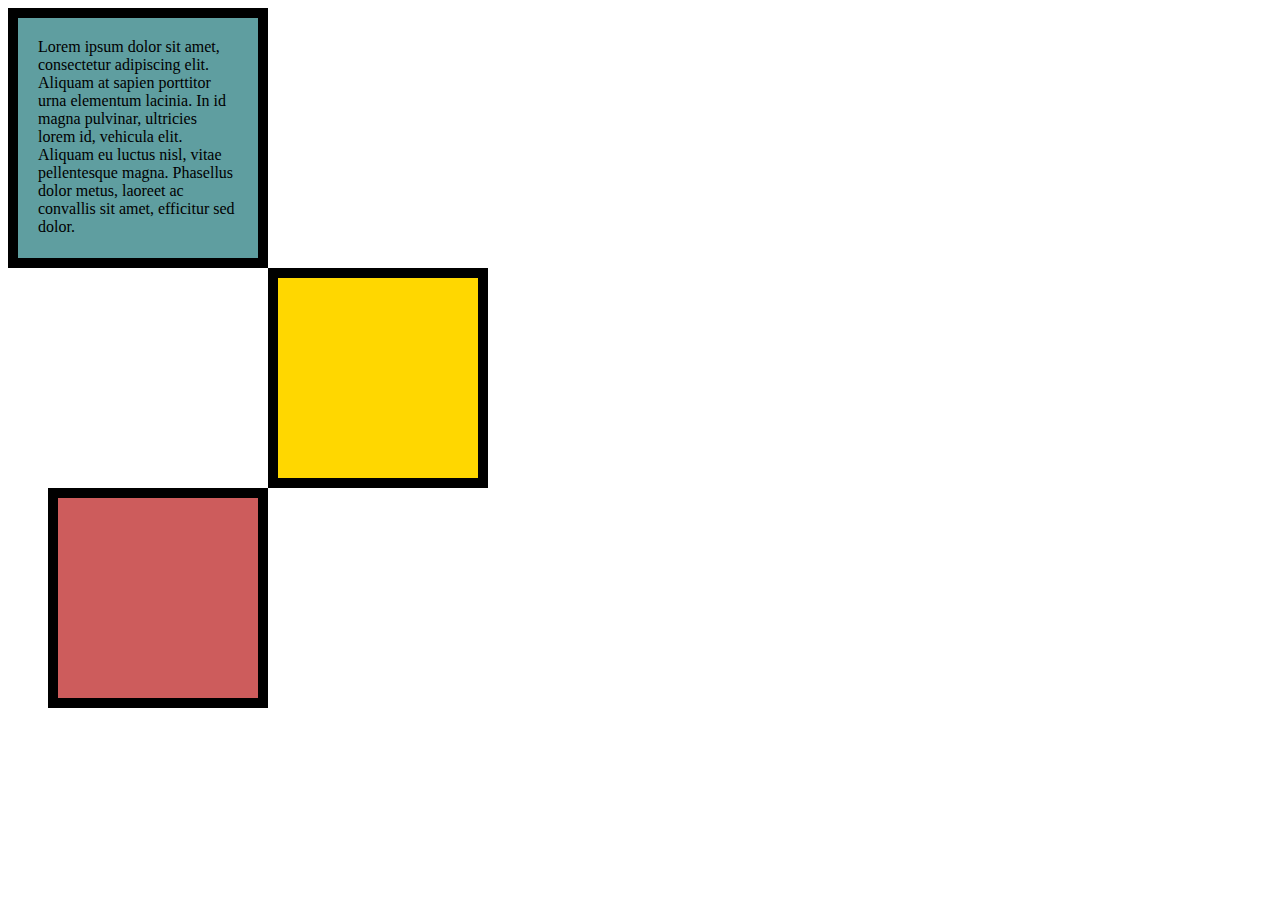
<file: Boxes.html>
<!DOCTYPE html>
<html lang="en">

<head>
  <meta charset="UTF-8">
  <title>CSS Box Model</title>
  <style>
    /* Write your CSS code here */
    p {
      margin: 0;
    }
    div {
      height: 200px;
      width: 200px;
    }

    #box1 {
      background-color: cadetblue;
      padding: 20px;
      border: 10px solid black;
    }
    #box2 {
      background-color: gold;
      border: 20px solid black;
      border-width: 10px;
      margin-left: 260px;
    }
    #box3 {
      background-color: indianred;
      border: 10px solid black;
      margin-left: 40px;
    }


  </style>
</head>

<body>


  <!-- TODOs:
1. Create 3 Boxes using the div element.
2. Set their sizes to 200px heigh by 200px wide.
3. Set different background colors for each of the boxes (I used cadetblue, gold and indianred).
4. Add a paragraph <p> element into the first div and add the following words:
    Lorem ipsum dolor sit amet, consectetur adipiscing elit. Aliquam at sapien porttitor urna elementum lacinia. In
    id magna pulvinar, ultricies lorem id, vehicula elit. Aliquam eu luctus nisl, vitae pellentesque magna. Phasellus
    dolor metus, laoreet ac convallis sit amet, efficitur sed dolor.
5. Set the 1st div to have 20px padding all around with a black 10px border.
6. Fix the style of the <p> element to remove all margins.
Hint: Use the CSS inspector in Chrome.
7. Set the 2nd div to have a 20px border on top and bottom and 10px border left and right. (See goal image)
8. Set the 3rd div to have a 10px border
9. Set the margins for the divs so that each box corner touches the other. (See the goal image)
-->
<div id="box1"><p>Lorem ipsum dolor sit amet, consectetur adipiscing elit. Aliquam at sapien porttitor urna elementum lacinia. In id magna pulvinar, ultricies lorem id, vehicula elit. Aliquam eu luctus nisl, vitae pellentesque magna. Phasellus dolor metus, laoreet ac convallis sit amet, efficitur sed dolor.</p></div>
<div id="box2"></div>
<div id="box3"></div>
</body>

</html>
</file>
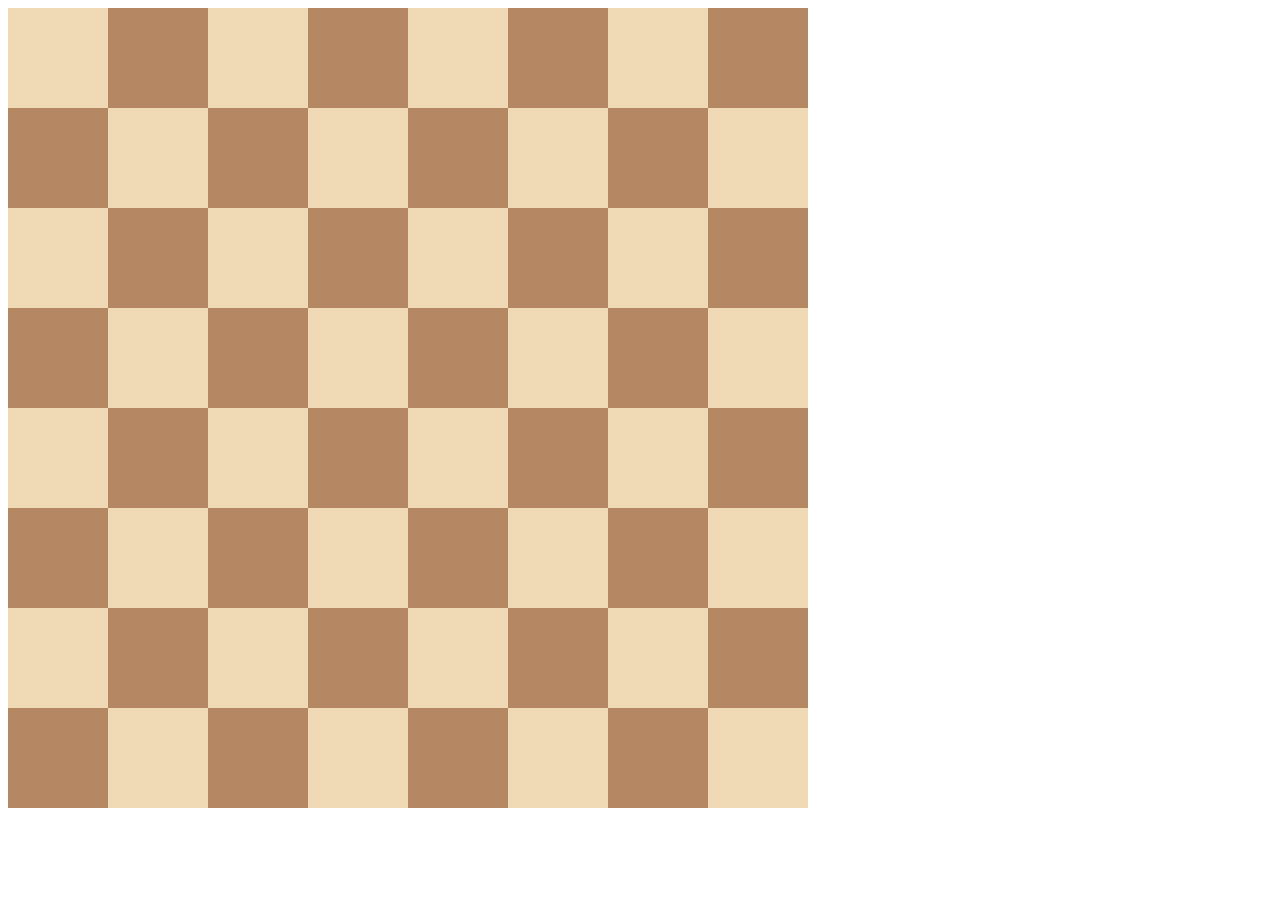
<file: chessBoard.html>
<!DOCTYPE html>
<html>

<head>
  <title>Chessboard</title>
  <style>
    /* Write your code here */
    /* Each square should be 100px by 100px */
    /* My colours for white: #f0d9b5, black: #b58863 */
    .container {
      width: 800px;
      display: grid;
      grid-template-columns: repeat(8, 1fr);
      grid-template-rows: repeat(8, 1fr);
    }

    .white {
      height: 100px;
      width: 100px;
      background-color: #f0d9b5;
    }
    .black {
      height: 100px;
      width: 100px;
      background-color:  #b58863;
    }
  </style>
</head>

<body>
  <div class="container">
    <div class="white"></div>
    <div class="black"></div>
    <div class="white"></div>
    <div class="black"></div>
    <div class="white"></div>
    <div class="black"></div>
    <div class="white"></div>
    <div class="black"></div>
    <div class="black"></div>
    <div class="white"></div>
    <div class="black"></div>
    <div class="white"></div>
    <div class="black"></div>
    <div class="white"></div>
    <div class="black"></div>
    <div class="white"></div>
    <div class="white"></div>
    <div class="black"></div>
    <div class="white"></div>
    <div class="black"></div>
    <div class="white"></div>
    <div class="black"></div>
    <div class="white"></div>
    <div class="black"></div>
    <div class="black"></div>
    <div class="white"></div>
    <div class="black"></div>
    <div class="white"></div>
    <div class="black"></div>
    <div class="white"></div>
    <div class="black"></div>
    <div class="white"></div>
    <div class="white"></div>
    <div class="black"></div>
    <div class="white"></div>
    <div class="black"></div>
    <div class="white"></div>
    <div class="black"></div>
    <div class="white"></div>
    <div class="black"></div>
    <div class="black"></div>
    <div class="white"></div>
    <div class="black"></div>
    <div class="white"></div>
    <div class="black"></div>
    <div class="white"></div>
    <div class="black"></div>
    <div class="white"></div>
    <div class="white"></div>
    <div class="black"></div>
    <div class="white"></div>
    <div class="black"></div>
    <div class="white"></div>
    <div class="black"></div>
    <div class="white"></div>
    <div class="black"></div>
    <div class="black"></div>
    <div class="white"></div>
    <div class="black"></div>
    <div class="white"></div>
    <div class="black"></div>
    <div class="white"></div>
    <div class="black"></div>
    <div class="white"></div>
  </div>
</body>

</html>
</file>
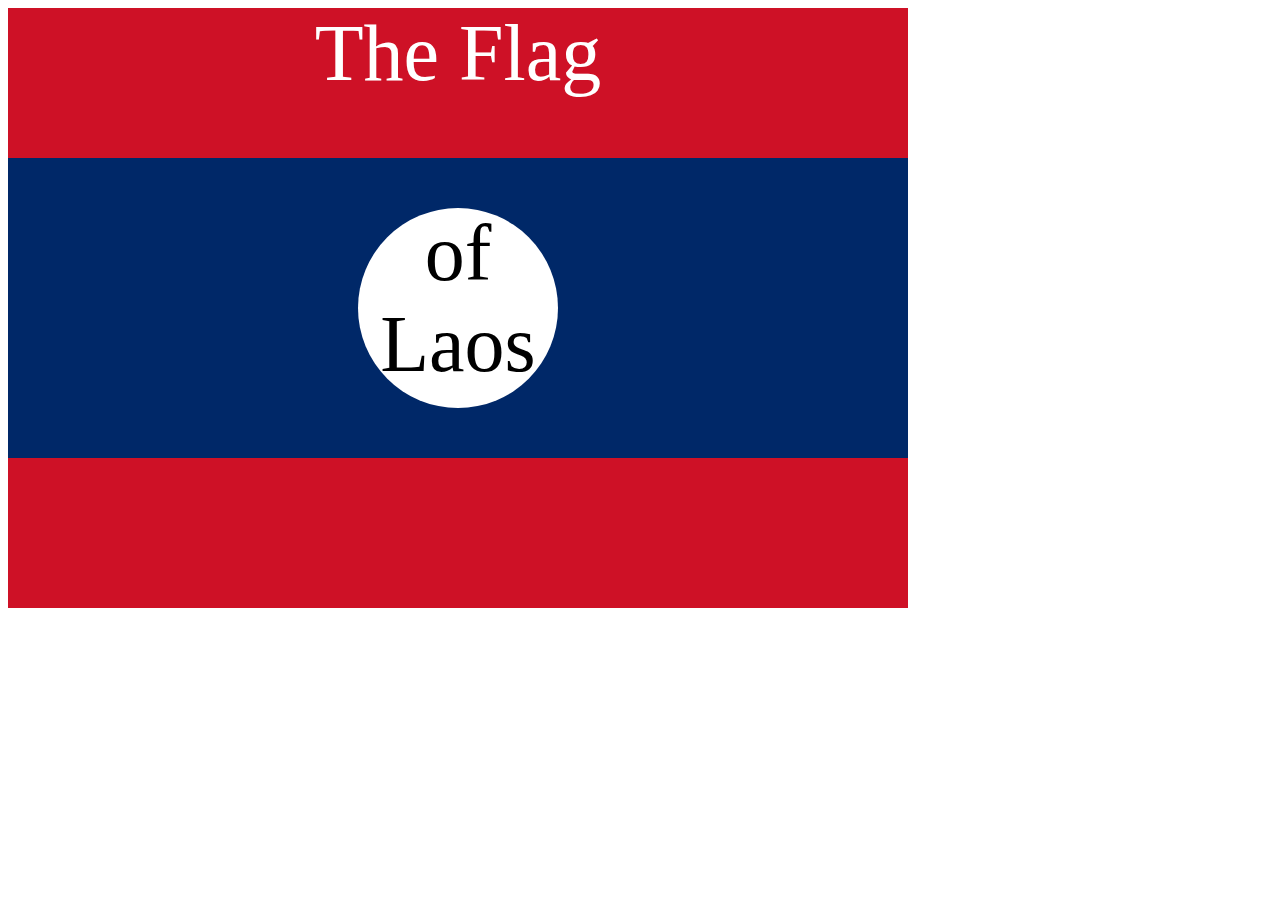
<file: flagOfleos.html>
<!DOCTYPE html>
<html lang="en">

<head>
  <meta charset="UTF-8">
  <title>CSS Flag Project</title>
  <style>
    /* Write your CSS Code here */

    .flag {
      width: 900px;
      height: 600px;
      background-color: #ce1126;
      position: relative;
    }

    .flag > div {
      background-color: #002868;
      width: 100%;
      height: 300px;
      position: absolute;
      top: 150px;
    }

    .flag > div > div {
      width: 200px;
      height: 200px;
      background-color: white;
      border-radius: 50%;
      position: relative;
      top: 50px;
      left: 350px;
    }

    p {
      margin: 0;
      font-size: 5rem;
      text-align: center;
      color: white;
    }

    .flag > div > div > p {
      color: black;
    }
  </style>
</head>

<!--
  IMPORTANT! Do not change any HTML
Don't add any classes/ids/elements
Use what you know about combining selectors
and CSS specificity instead.
Hint 1: The flag is 900px by 600px and the circle is 200px by 200px.
Hint 2: You can use CSS inspection to get the colors from
https://appbrewery.github.io/flag-of-laos/
-->

<body>
  <div class="flag">
    <p>The Flag</p>
    <div>
      <div>
        <p>of Laos</p>
      </div>
    </div>
  </div>
</body>

</html>
</file>
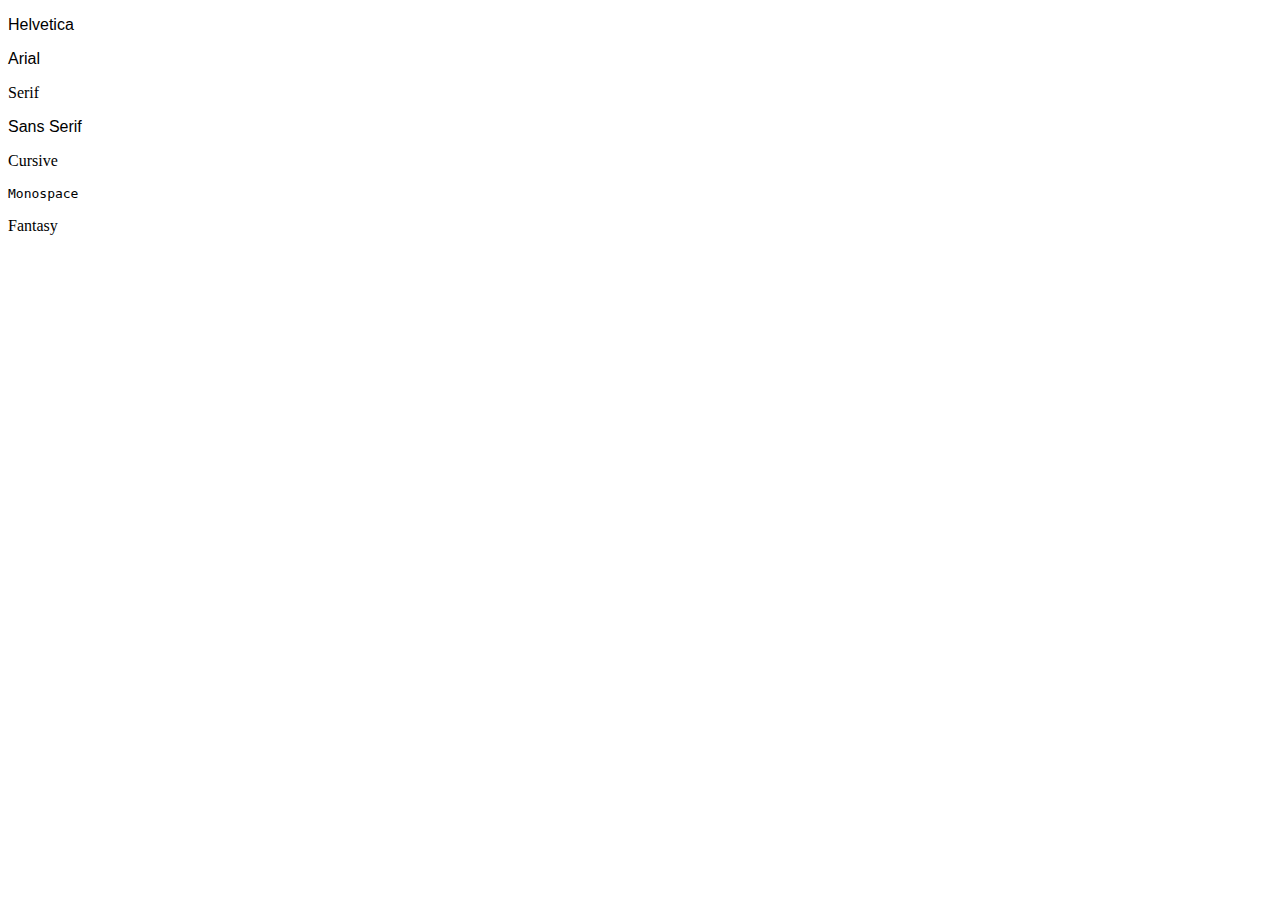
<file: font-family.html>
<!DOCTYPE html>
<html lang="en">

<head>
  <meta charset="UTF-8">
  <title>Font Family</title>
  <style>
    #helvetica {
      font-family: Helvetica, sans-serif;
    }

    #arial {
      font-family: Arial, sans-serif;
    }

    #serif {
      font-family: serif;
    }

    #sans-serif {
      font-family: sans-serif;
    }

    #cursive {
      font-family: cursive;
    }

    #monospace {
      font-family: monospace;
    }

    #fantasy {
      font-family: fantasy;
    }
  </style>
</head>

<body>
  <p id="helvetica">Helvetica</p>
  <p id="arial">Arial</p>
  <p id="serif">Serif</p>
  <p id="sans-serif">Sans Serif</p>
  <p id="cursive">Cursive</p>
  <p id="monospace">Monospace</p>
  <p id="fantasy">Fantasy</p>

</body>

</html>
</file>
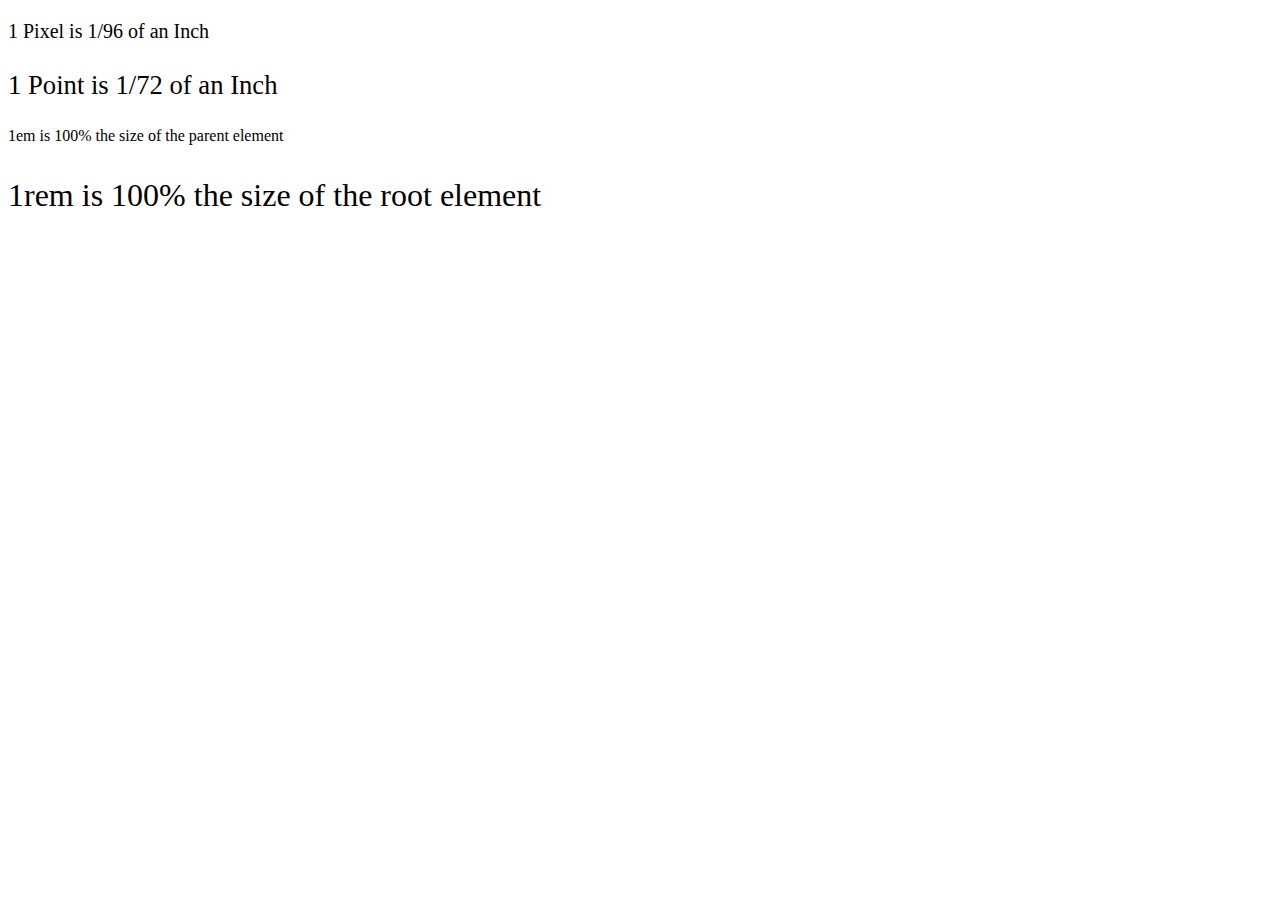
<file: font-size.html>
<!DOCTYPE html>

<head>
  <meta charset="UTF-8">
  <title>Font-Size</title>
  <style>
    #pixel {
      font-size: 20px;
    }

    #point {
      font-size: 20pt;
    }

    #em {
      font-size: 1em;
    }

    #rem {
      font-size: 1rem;
    }

    footer {
      font-size: 12pt;
    }

    html {
      font-size: xx-large;
    }
  </style>
</head>
<html lang="en">

<body>
  <p id="pixel">1 Pixel is 1/96 of an Inch</p>
  <p id="point">1 Point is 1/72 of an Inch</p>
  <footer>
    <p id="em">1em is 100% the size of the parent element</p>
    <p id="rem">1rem is 100% the size of the root element</p>
  </footer>
</body>

</html>
</file>
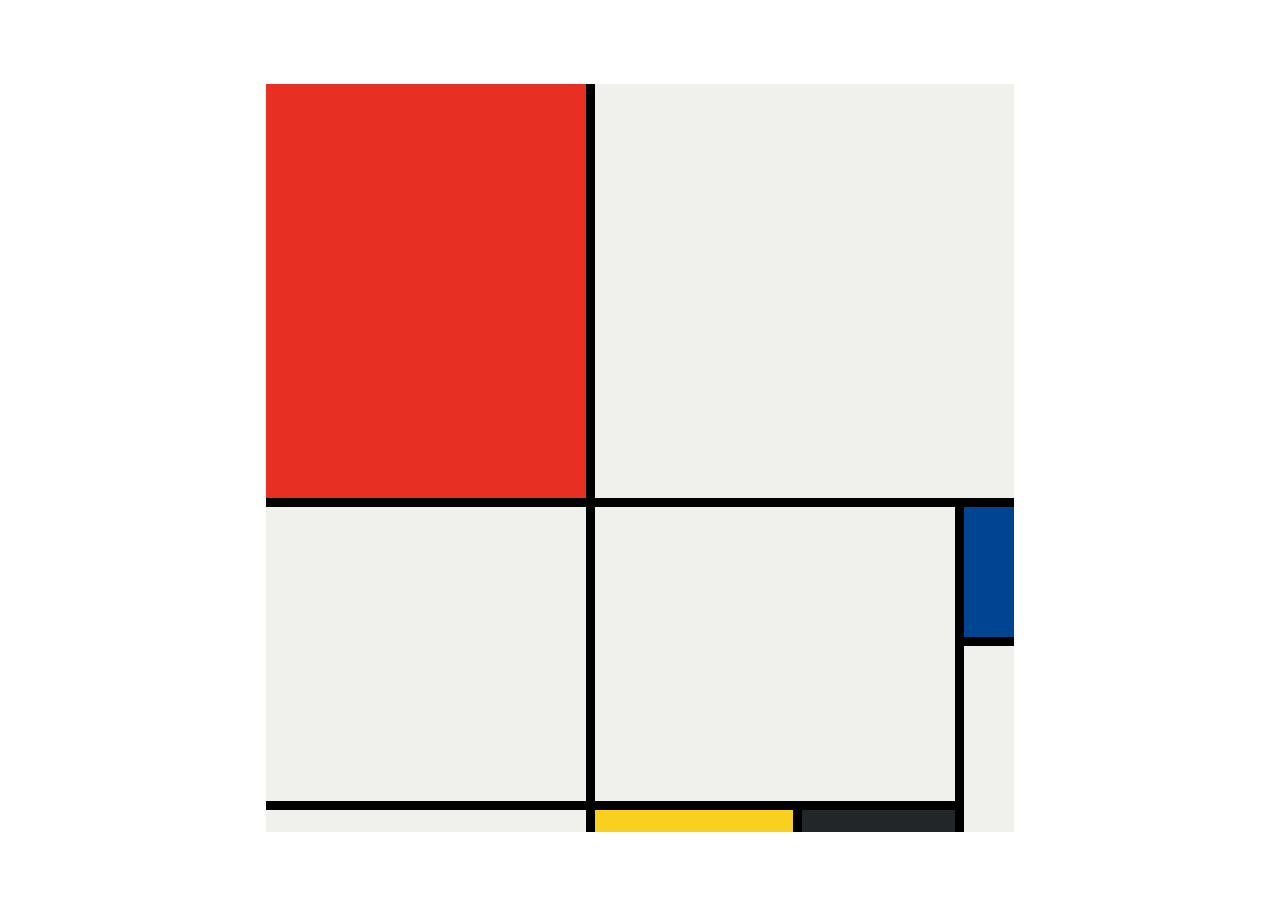
<file: mondraianPainting.html>
<!DOCTYPE html>
<html lang="en">

<head>
  <meta charset="UTF-8">
  <meta name="viewport" content="width=device-width, initial-scale=1.0">
  <title>Mondrian Project</title>
  <style>
    /*
    Write your CSS here
    Gap Colour: #000
    White: #F0F1EC
    Red: #E72F24
    Black: #232629
    Blue: #004592
    Yellow: #F9D01E

    For dimensions, see dimensions.png image.
    HINT: Remember you can't change the properties of grid lines.
    But grid lines are transparent!
    */
    .parrentConatiner {
      display: flex;
      height: 100vh;
      justify-content: center;
      align-items: center;
    }
    .container {
      width: 748px;
      height: 748px;
      background-color: #000;
      display: grid;
      gap: 9px;
      grid-template-columns: 320px 198px 153px 50px;
      grid-template-rows: 414px 130px 155px 22px;

    }
    .item {
      background-color: #F0F1EC;
    }
    .red {
      background-color: #E72F24;
    }
    .white1 {
      grid-column: span 3;
    }
    .white2 {
      grid-row: span 2;
    }
    .white3 {
      grid-row: span 2;
      grid-column: span 2;
    }
    .blue {
      background-color: #004592;
    }
    .white4 {
      grid-row: span 2;
    }
    .yellow {
      background-color: #F9D01E;
    }
    .black {
      background-color: #232629;
    }

  </style>
</head>

<body>
  <!-- Write your HTML here -->
  <div class="parrentConatiner">
    <div class="container">
      <div class="item red"></div>
      <div class="item white1"></div>
      <div class="item white2"></div>
      <div class="item white3"></div>
      <div class="item blue"></div>
      <div class="item white4"></div>
      <div class="item white5"></div>
      <div class="item yellow"></div>
      <div class="item black"></div>
    </div>
  </div>
</body>

</html>
</file>
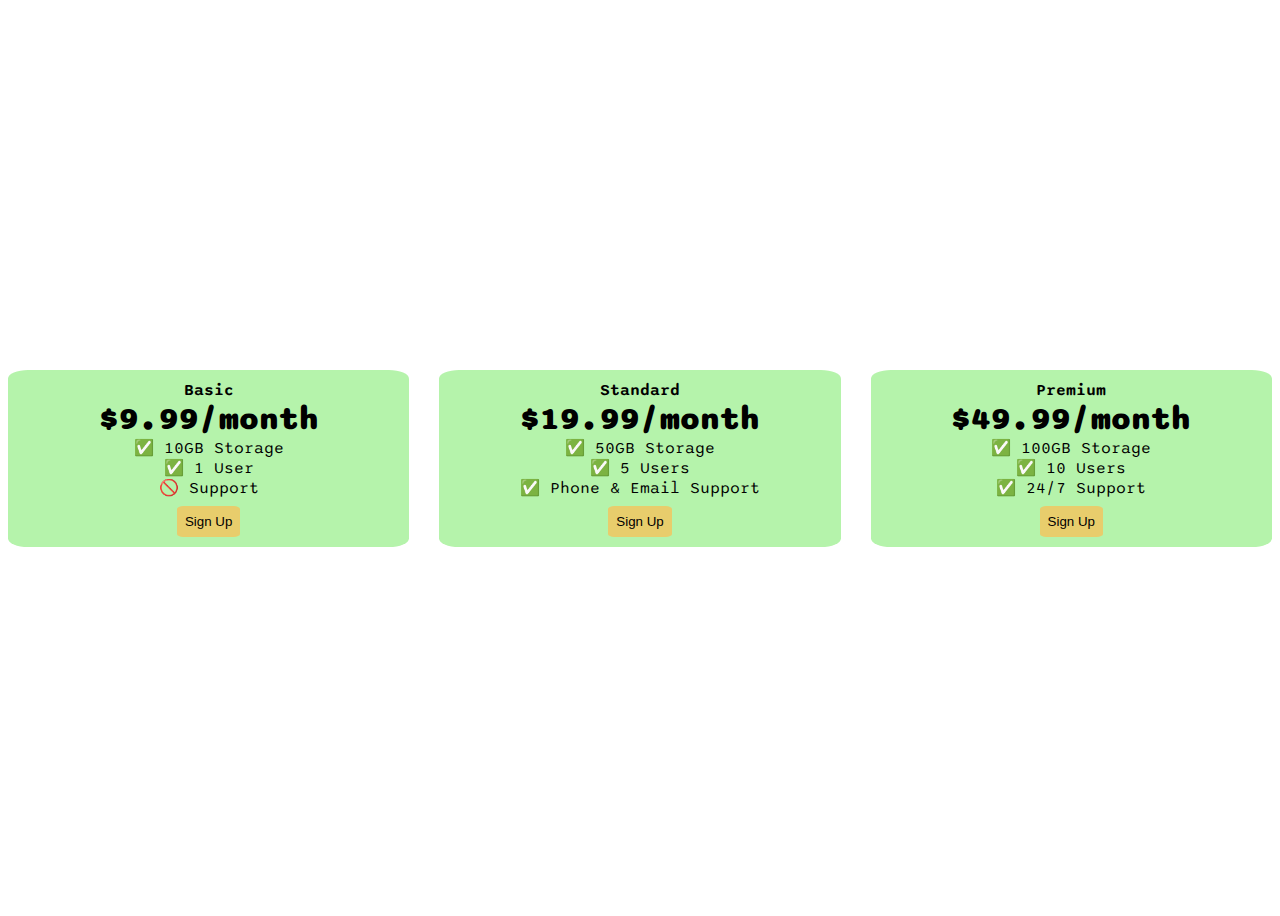
<file: pricingTable.html>
<!DOCTYPE html>
<html>

<head>
  <title>Flexbox Pricing Table</title>
  <link rel="preconnect" href="https://fonts.googleapis.com">
  <link rel="preconnect" href="https://fonts.gstatic.com" crossorigin>
  <link href="https://fonts.googleapis.com/css2?family=Sono:wght@400;700&display=swap" rel="stylesheet">
  <style>
    body {
      font-family: 'Sono', sans-serif;
    }

    /* Hint: What can you do with a media query and flexbox? */
    @media (max-width: 1000px) {
      .pricing-container {
        display: flex;
        flex-direction: column;
        height: 100vh;
      }
    }

    .pricing-container {
      display: flex;
      gap: 30px;
      justify-content: center;
      align-items: center;
      height: 100vh;
    }
    .pricing-plan {
      flex: 1;
      max-width: 400px;
      padding: 10px;
      background-color: rgb(181, 243, 171);
      text-align: center;
      border-radius: 5%;
    }
    .plan-title {
      font-size: normal;
      font-weight: 600;
    }
    .plan-features {
      list-style: none;
      margin: 0;
      padding: 0;
    }
    .plan-price {
      font-size: xx-large;
      font-weight: 800;
    }

    .plan-button {
      background-color: rgb(232, 205, 108);
      border: none;
      padding: 8px;
      border-radius: 10%;
      margin-top: 8px;
    }

  </style>
</head>

<body>
  <div class="pricing-container">
    <div class="pricing-plan">
      <div class="plan-title">Basic</div>
      <div class="plan-price">$9.99/month</div>
      <ul class="plan-features">
        <li>✅ 10GB Storage</li>
        <li>✅ 1 User</li>
        <li>🚫 Support</li>
      </ul>
      <button class="plan-button">Sign Up</a>
    </div>
    <div class="pricing-plan">
      <div class="plan-title">Standard</div>
      <div class="plan-price">$19.99/month</div>
      <ul class="plan-features">
        <li>✅ 50GB Storage</li>
        <li>✅ 5 Users</li>
        <li>✅ Phone &amp; Email Support</li>
      </ul>
      <button class="plan-button">Sign Up</a>
    </div>
    <div class="pricing-plan">
      <div class="plan-title">Premium</div>
      <div class="plan-price">$49.99/month</div>
      <ul class="plan-features">
        <li>✅ 100GB Storage</li>
        <li>✅ 10 Users</li>
        <li>✅ 24/7 Support</li>
      </ul>
      <button class="plan-button">Sign Up</a>
    </div>
  </div>

</body>

</html>
</file>
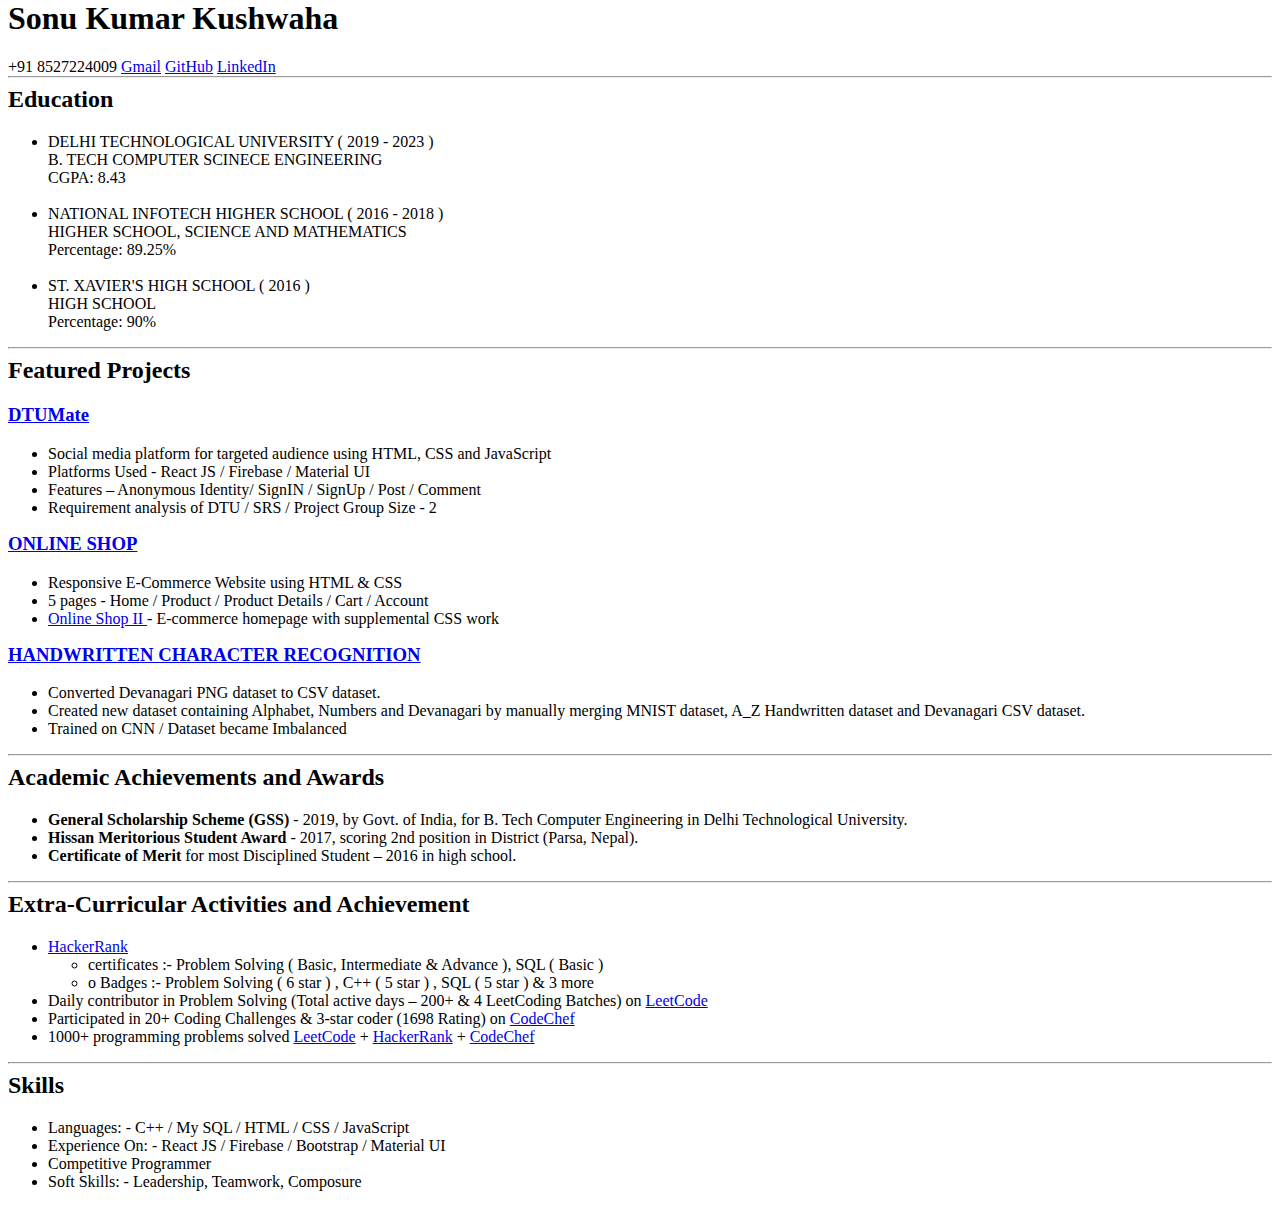
<file: resume.html>
<!DOCTYPE html>
<html lang="en">
<head>
  <meta charset="UTF-8">
  <meta name="viewport" content="width=device-width, initial-scale=1.0">
  <link rel="stylesheet" href="style.css">
  <title>Resume</title>
</head>
<body>
  <h1>Sonu Kumar Kushwaha</h1>

  <a>+91 8527224009</a>
  <a href="sonukumarkushwaha267@gmail.com" target="_blank">Gmail</a>
  <a href="https://github.com/SonuKushwaha-hub" target="_blank">GitHub</a>
  <a href="https://www.linkedin.com/in/im-sonu/" target="_blank">LinkedIn</a>
  <hr />

  <h2>Education</h2>

  <ul>
    <li>DELHI TECHNOLOGICAL UNIVERSITY ( 2019 - 2023 ) <br> B. TECH COMPUTER SCINECE ENGINEERING <br />CGPA: 8.43 </li>
    <br />
    <li>NATIONAL INFOTECH HIGHER SCHOOL ( 2016 - 2018 ) <br > HIGHER SCHOOL, SCIENCE AND MATHEMATICS <br /> Percentage: 89.25% </li>
    <br />
    <li>ST. XAVIER'S HIGH SCHOOL ( 2016 ) <br /> HIGH SCHOOL <br /> Percentage: 90% </li>
  </ul>

  <hr />
  <h2>Featured Projects</h2>

  <a href="https://sefinaldtumate.web.app/" target="_blank"><h3>DTUMate</h3></a>
  <ul>
    <li>Social media platform for targeted audience using HTML, CSS and JavaScript</li>
    <li>Platforms Used - React JS / Firebase / Material UI</li>
    <li>Features – Anonymous Identity/ SignIN / SignUp / Post / Comment </li>
    <li>Requirement analysis of DTU / SRS / Project Group Size - 2</li>
  </ul>

  <a href="https://sonukushwaha-hub.github.io/OnlineShop/" target="_blank"><h3>ONLINE SHOP</h3></a>
  <ul>
    <li>Responsive E-Commerce Website using HTML & CSS</li>
    <li>5 pages - Home / Product / Product Details / Cart / Account</li>
    <li><a href="https://sonukushwaha-hub.github.io/OnlineShop-II/" target="_blank"> Online Shop II </a> - E-commerce homepage with supplemental CSS work </li>
  </ul>

  <a href="https://github.com/SonuKushwaha-hub/-Handwritten-Alphabets-Numbers-And-Devnagri-recognition" target="_blank"><h3>HANDWRITTEN CHARACTER RECOGNITION</h3></a>
  <ul>
    <li>Converted Devanagari PNG dataset to CSV dataset.</li>
    <li>Created new dataset containing Alphabet, Numbers and Devanagari by manually merging MNIST
      dataset, A_Z Handwritten dataset and Devanagari CSV dataset.</li>
    <li>Trained on CNN / Dataset became Imbalanced</li>
  </ul>

  <hr />
  <h2>Academic Achievements and Awards</h2>
  <ul>
    <li> <b>General Scholarship Scheme (GSS)</b> - 2019, by Govt. of India, for B. Tech Computer Engineering in Delhi Technological University.</li>
    <li> <b>Hissan Meritorious Student Award</b> - 2017, scoring 2nd position in District (Parsa, Nepal).</li>
    <li> <b>Certificate of Merit</b> for most Disciplined Student – 2016 in high school.</li>
  </ul>

  <hr />
  <h2>Extra-Curricular Activities and Achievement</h2>
  <ul>
    <li><a href="https://www.hackerrank.com/imsonukushwaha" target="_blank">HackerRank</a>
    <ul>
      <li>certificates :- Problem Solving ( Basic, Intermediate & Advance ), SQL ( Basic )</li>
      <li>o Badges :- Problem Solving ( 6 star ) , C++ ( 5 star ) , SQL ( 5 star ) & 3 more</li>
    </ul></li>
    <li>Daily contributor in Problem Solving (Total active days – 200+ & 4 LeetCoding Batches) on <a href="https://leetcode.com/imsonukushwaha/" target="_blank">LeetCode</a></li>
    <li>Participated in 20+ Coding Challenges & 3-star coder (1698 Rating) on <a href="https://www.codechef.com/users/sonu_11">CodeChef</a> </li>
    <li>1000+ programming problems solved <a href="https://leetcode.com/imsonukushwaha/" target="_blank">LeetCode</a> + <a href="https://www.hackerrank.com/imsonukushwaha" target="_blank">HackerRank</a> + <a href="https://www.codechef.com/users/sonu_11" target="_blank">CodeChef</a> </li>
  </ul>

  <hr />
  <h2>Skills</h2>
  <ul>
    <li>Languages: - C++ / My SQL / HTML / CSS / JavaScript</li>
    <li>Experience On: - React JS / Firebase / Bootstrap / Material UI</li>
    <li>Competitive Programmer</li>
    <li>Soft Skills: - Leadership, Teamwork, Composure</li>
  </ul>


</body>
</html>
</file>
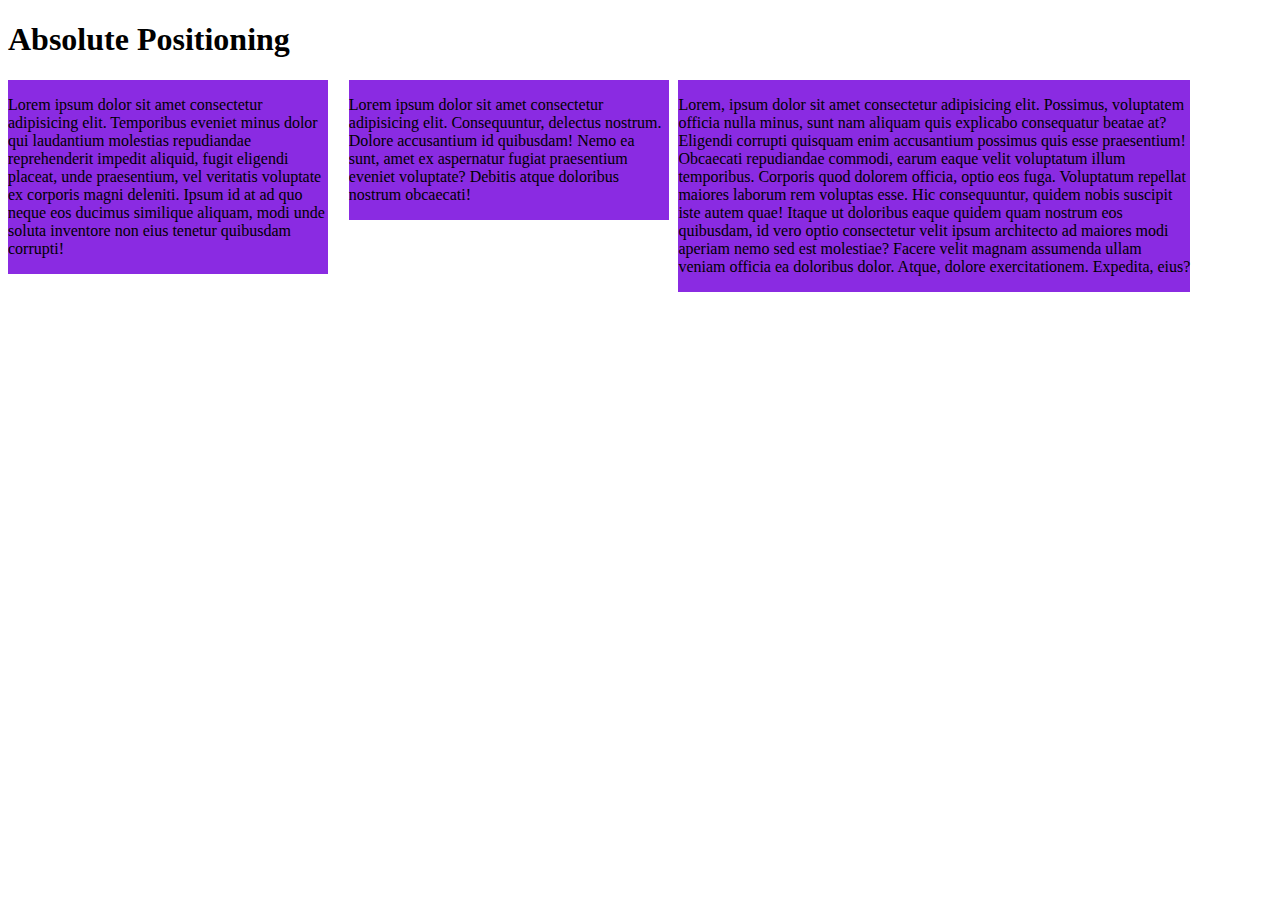
<file: layouts/absolute-position.html>
<!DOCTYPE html>
<html lang="en">

<head>
  <meta charset="UTF-8">
  <meta name="viewport" content="width=device-width, initial-scale=1.0">
  <title>Absolute Positioning</title>
  <style>
    div {
      position: relative;
      display: inline-block;
      background-color: blueviolet;
    }

    .one {
      width: 25%;
      position: absolute;
    }

    .two {
      position: absolute;
      left: 27.25%;
      width: 25%;
    }

    .three {
      position: absolute;
      left: 53%;
      width: 40%;
    }
  </style>
</head>

<body>

  <body>
<h1>Absolute Positioning</h1>
    <div class="one">
      <p>Lorem ipsum dolor sit amet consectetur adipisicing elit. Temporibus eveniet minus dolor qui laudantium
        molestias repudiandae reprehenderit impedit aliquid, fugit eligendi placeat, unde praesentium, vel veritatis
        voluptate ex corporis magni deleniti. Ipsum id at ad quo neque eos ducimus similique aliquam, modi unde soluta
        inventore non eius tenetur quibusdam corrupti!</p>
    </div>
    <div class="two">
      <p>Lorem ipsum dolor sit amet consectetur adipisicing elit. Consequuntur, delectus nostrum. Dolore accusantium id
        quibusdam! Nemo ea sunt, amet ex aspernatur fugiat praesentium eveniet voluptate? Debitis atque doloribus
        nostrum obcaecati!</p>
    </div>
    <div class="three">
      <p>Lorem, ipsum dolor sit amet consectetur adipisicing elit. Possimus, voluptatem officia nulla minus, sunt nam
        aliquam quis explicabo consequatur beatae at? Eligendi corrupti quisquam enim accusantium possimus quis esse
        praesentium! Obcaecati repudiandae commodi, earum eaque velit voluptatum illum temporibus. Corporis quod dolorem
        officia, optio eos fuga. Voluptatum repellat maiores laborum rem voluptas esse. Hic consequuntur, quidem nobis
        suscipit iste autem quae! Itaque ut doloribus eaque quidem quam nostrum eos quibusdam, id vero optio consectetur
        velit ipsum architecto ad maiores modi aperiam nemo sed est molestiae? Facere velit magnam assumenda ullam
        veniam officia ea doloribus dolor. Atque, dolore exercitationem. Expedita, eius?</p>
    </div>
  </body>

</html>
</file>
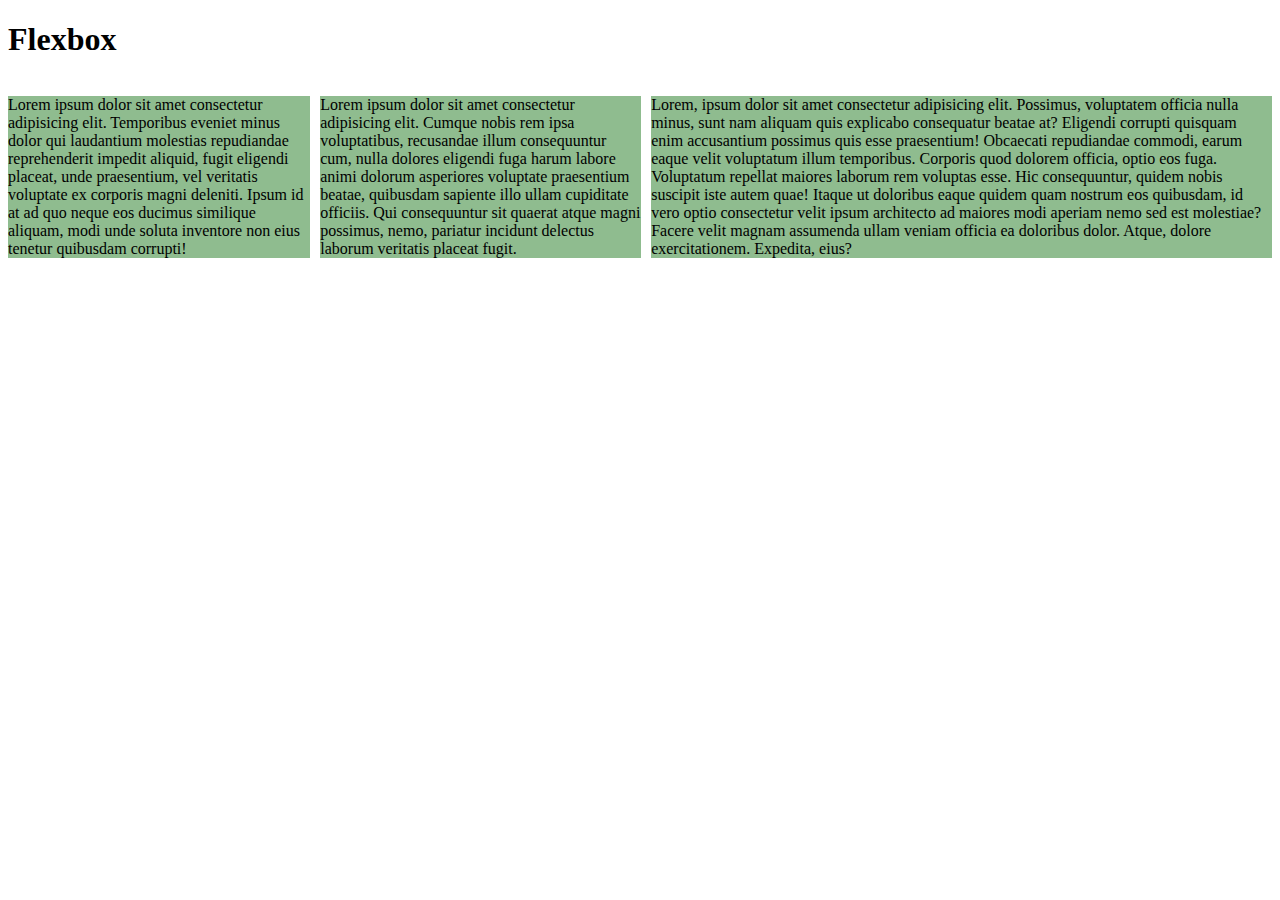
<file: layouts/flex.html>
<!DOCTYPE html>
<html lang="en">

<head>
  <meta charset="UTF-8">
  <meta name="viewport" content="width=device-width, initial-scale=1.0">
  <title>Flexbox</title>
  <style>
    .container {
      display: flex;
      gap: 10px;
    }

    p {
      background-color: darkseagreen;
    }
  </style>
</head>

<body>

  <body>
    <h1>Flexbox</h1>
    <div class="container">
      <div class="one">
        <p>Lorem ipsum dolor sit amet consectetur adipisicing elit. Temporibus eveniet minus dolor qui laudantium
          molestias repudiandae reprehenderit impedit aliquid, fugit eligendi placeat, unde praesentium, vel veritatis
          voluptate ex corporis magni deleniti. Ipsum id at ad quo neque eos ducimus similique aliquam, modi unde soluta
          inventore non eius tenetur quibusdam corrupti!</p>
      </div>
      <div class="two">
        <p>Lorem ipsum dolor sit amet consectetur adipisicing elit. Cumque nobis rem ipsa voluptatibus, recusandae illum
          consequuntur cum, nulla dolores eligendi fuga harum labore animi dolorum asperiores voluptate praesentium
          beatae, quibusdam sapiente illo ullam cupiditate officiis. Qui consequuntur sit quaerat atque magni possimus,
          nemo, pariatur incidunt delectus laborum veritatis placeat fugit.</p>
      </div>
      <div class="three">
        <p>Lorem, ipsum dolor sit amet consectetur adipisicing elit. Possimus, voluptatem officia nulla minus, sunt nam
          aliquam quis explicabo consequatur beatae at? Eligendi corrupti quisquam enim accusantium possimus quis esse
          praesentium! Obcaecati repudiandae commodi, earum eaque velit voluptatum illum temporibus. Corporis quod
          dolorem
          officia, optio eos fuga. Voluptatum repellat maiores laborum rem voluptas esse. Hic consequuntur, quidem nobis
          suscipit iste autem quae! Itaque ut doloribus eaque quidem quam nostrum eos quibusdam, id vero optio
          consectetur
          velit ipsum architecto ad maiores modi aperiam nemo sed est molestiae? Facere velit magnam assumenda ullam
          veniam officia ea doloribus dolor. Atque, dolore exercitationem. Expedita, eius?</p>
      </div>
    </div>
  </body>

</html>
</file>
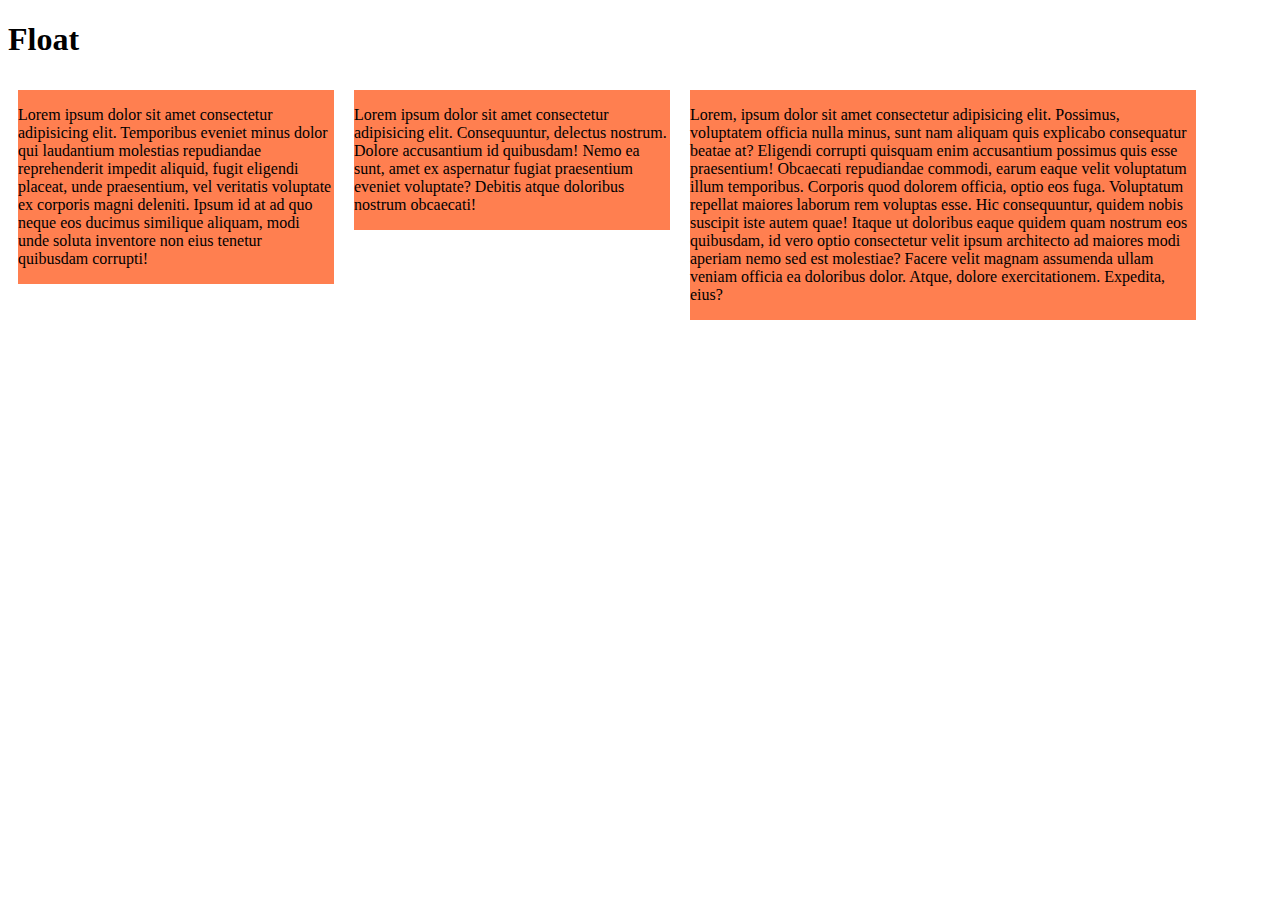
<file: layouts/float.html>
<!DOCTYPE html>
<html lang="en">

<head>
  <meta charset="UTF-8">
  <meta name="viewport" content="width=device-width, initial-scale=1.0">
  <title>Float</title>
  <style>
    div {
      background-color: coral;
      margin: 10px;
    }

    .one {
      float: left;
      width: 25%;
    }

    .two {
      width: 25%;
      float: left;
    }

    .three {
      float: left;
      width: 40%;
    }
  </style>
</head>

<body>

  <body>
    <h1>Float</h1>
    <div class="one">
      <p>Lorem ipsum dolor sit amet consectetur adipisicing elit. Temporibus eveniet minus dolor qui laudantium
        molestias repudiandae reprehenderit impedit aliquid, fugit eligendi placeat, unde praesentium, vel veritatis
        voluptate ex corporis magni deleniti. Ipsum id at ad quo neque eos ducimus similique aliquam, modi unde soluta
        inventore non eius tenetur quibusdam corrupti!</p>
    </div>
    <div class="two">
      <p>Lorem ipsum dolor sit amet consectetur adipisicing elit. Consequuntur, delectus nostrum. Dolore accusantium id
        quibusdam! Nemo ea sunt, amet ex aspernatur fugiat praesentium eveniet voluptate? Debitis atque doloribus
        nostrum obcaecati!</p>
    </div>
    <div class="three">
      <p>Lorem, ipsum dolor sit amet consectetur adipisicing elit. Possimus, voluptatem officia nulla minus, sunt nam
        aliquam quis explicabo consequatur beatae at? Eligendi corrupti quisquam enim accusantium possimus quis esse
        praesentium! Obcaecati repudiandae commodi, earum eaque velit voluptatum illum temporibus. Corporis quod dolorem
        officia, optio eos fuga. Voluptatum repellat maiores laborum rem voluptas esse. Hic consequuntur, quidem nobis
        suscipit iste autem quae! Itaque ut doloribus eaque quidem quam nostrum eos quibusdam, id vero optio consectetur
        velit ipsum architecto ad maiores modi aperiam nemo sed est molestiae? Facere velit magnam assumenda ullam
        veniam officia ea doloribus dolor. Atque, dolore exercitationem. Expedita, eius?</p>
    </div>
  </body>

</html>
</file>
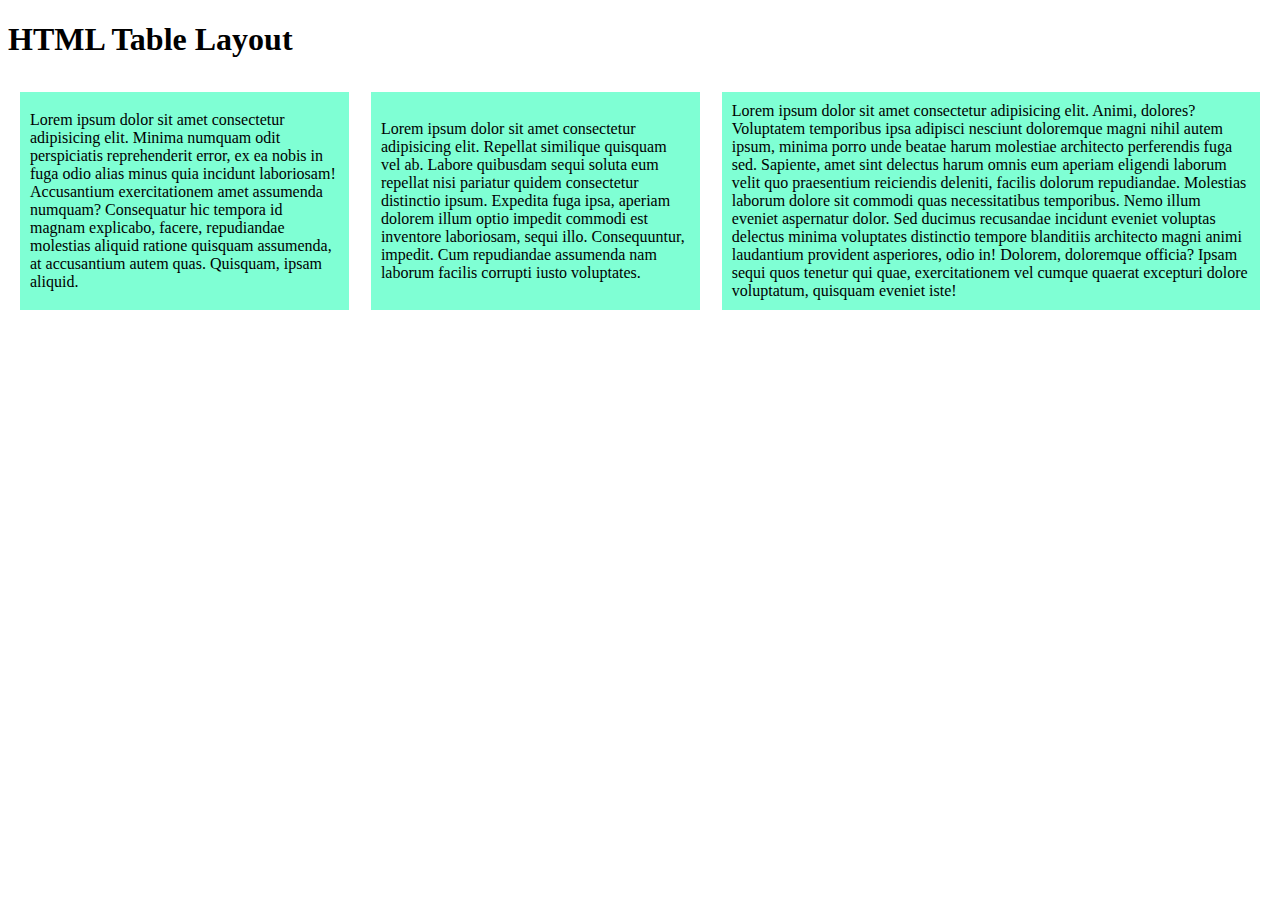
<file: layouts/html-table.html>
<!DOCTYPE html>
<html lang="en">

<head>
  <meta charset="UTF-8">
  <meta name="viewport" content="width=device-width, initial-scale=1.0">
  <title>HTML Table Layout</title>
  <style>
    table {
      width: 100%;
    }

    td {
      border: 10px solid white;
      padding: 10px;
      background-color: aquamarine;
    }

    .col1 {
      width: 25%;
    }

    .col2 {
      width: 25%;
    }

    .col3 {
      width: 40%;
    }

    ;
  </style>
</head>

<body>
  <h1>HTML Table Layout</h1>
  <table>
    <tr class="row">
      <td class="col1">Lorem ipsum dolor sit amet consectetur adipisicing elit. Minima numquam odit perspiciatis
        reprehenderit error, ex ea nobis in fuga odio alias minus quia incidunt laboriosam! Accusantium exercitationem
        amet assumenda numquam? Consequatur hic tempora id magnam explicabo, facere, repudiandae molestias aliquid
        ratione quisquam assumenda, at accusantium autem quas. Quisquam, ipsam aliquid.</td>
      <td class="col2">Lorem ipsum dolor sit amet consectetur adipisicing elit. Repellat similique quisquam vel ab.
        Labore quibusdam sequi soluta eum repellat nisi pariatur quidem consectetur distinctio ipsum. Expedita fuga
        ipsa, aperiam dolorem illum optio impedit commodi est inventore laboriosam, sequi illo. Consequuntur, impedit.
        Cum repudiandae assumenda nam laborum facilis corrupti iusto voluptates.</td>
      <td class="col3">Lorem ipsum dolor sit amet consectetur adipisicing elit. Animi, dolores? Voluptatem temporibus
        ipsa adipisci nesciunt doloremque magni nihil autem ipsum, minima porro unde beatae harum molestiae architecto
        perferendis fuga sed. Sapiente, amet sint delectus harum omnis eum aperiam eligendi laborum velit quo
        praesentium reiciendis deleniti, facilis dolorum repudiandae. Molestias laborum dolore sit commodi quas
        necessitatibus temporibus. Nemo illum eveniet aspernatur dolor. Sed ducimus recusandae incidunt eveniet voluptas
        delectus minima voluptates distinctio tempore blanditiis architecto magni animi laudantium provident asperiores,
        odio in! Dolorem, doloremque officia? Ipsam sequi quos tenetur qui quae, exercitationem vel cumque quaerat
        excepturi dolore voluptatum, quisquam eveniet iste!</td>
    </tr>
  </table>

</body>

</html>
</file>
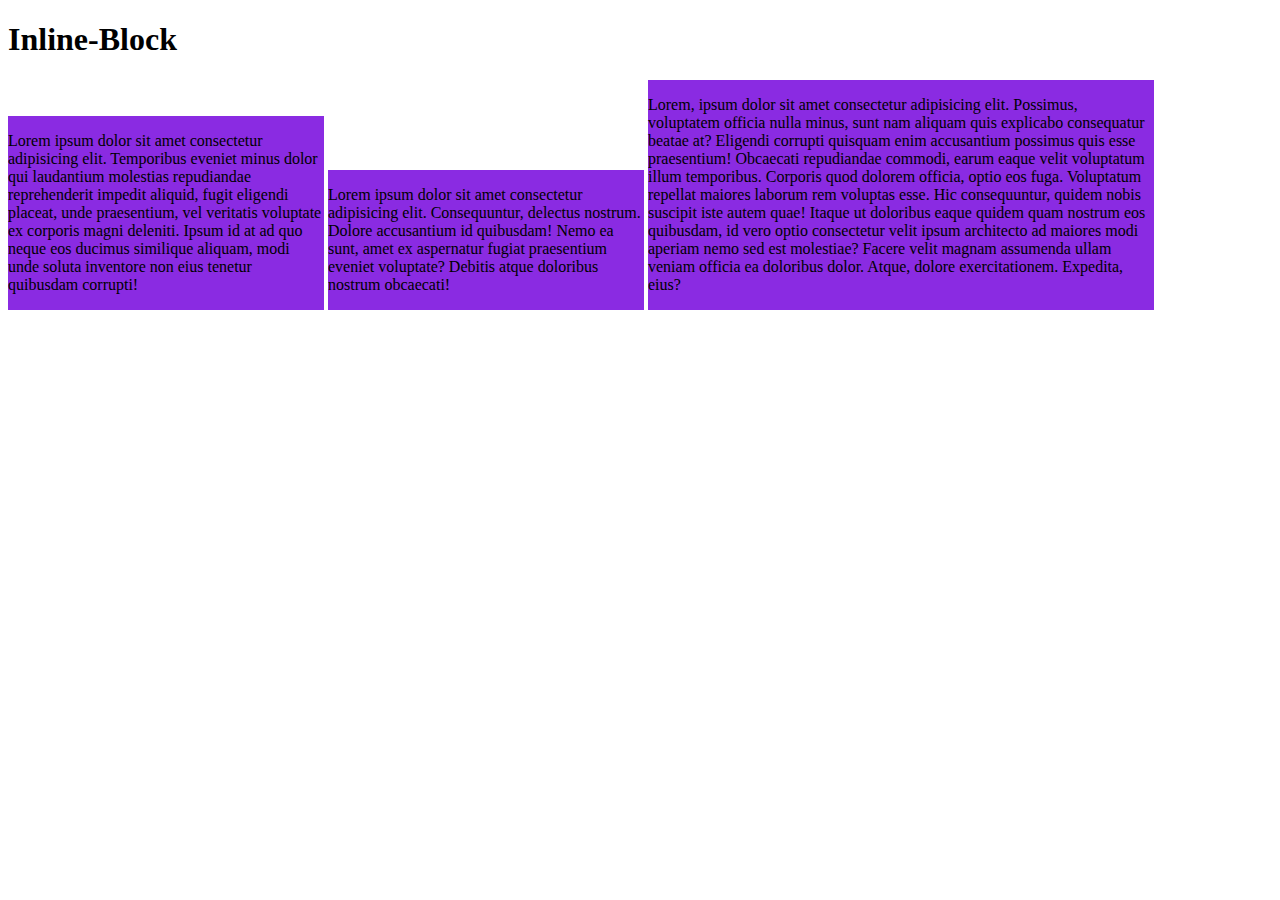
<file: layouts/inline-block.html>
<!DOCTYPE html>
<html lang="en">

<head>
  <meta charset="UTF-8">
  <meta name="viewport" content="width=device-width, initial-scale=1.0">
  <title>Inline Block</title>
  <style>
    div {
      display: inline-block;
      background-color: blueviolet;
    }

    .one {
      width: 25%;
    }

    .two {
      width: 25%;
    }

    .three {
      width: 40%;
    }
  </style>
</head>

<body>

  <body>
    <h1>Inline-Block</h1>
    <div class="one">
      <p>Lorem ipsum dolor sit amet consectetur adipisicing elit. Temporibus eveniet minus dolor qui laudantium
        molestias repudiandae reprehenderit impedit aliquid, fugit eligendi placeat, unde praesentium, vel veritatis
        voluptate ex corporis magni deleniti. Ipsum id at ad quo neque eos ducimus similique aliquam, modi unde soluta
        inventore non eius tenetur quibusdam corrupti!</p>
    </div>
    <div class="two">
      <p>Lorem ipsum dolor sit amet consectetur adipisicing elit. Consequuntur, delectus nostrum. Dolore accusantium id
        quibusdam! Nemo ea sunt, amet ex aspernatur fugiat praesentium eveniet voluptate? Debitis atque doloribus
        nostrum obcaecati!</p>
    </div>
    <div class="three">
      <p>Lorem, ipsum dolor sit amet consectetur adipisicing elit. Possimus, voluptatem officia nulla minus, sunt nam
        aliquam quis explicabo consequatur beatae at? Eligendi corrupti quisquam enim accusantium possimus quis esse
        praesentium! Obcaecati repudiandae commodi, earum eaque velit voluptatum illum temporibus. Corporis quod dolorem
        officia, optio eos fuga. Voluptatum repellat maiores laborum rem voluptas esse. Hic consequuntur, quidem nobis
        suscipit iste autem quae! Itaque ut doloribus eaque quidem quam nostrum eos quibusdam, id vero optio consectetur
        velit ipsum architecto ad maiores modi aperiam nemo sed est molestiae? Facere velit magnam assumenda ullam
        veniam officia ea doloribus dolor. Atque, dolore exercitationem. Expedita, eius?</p>
    </div>
  </body>

</html>
</file>
<file: style.css>
* {
  margin-top: 0;
  font-family: cursive;
}

.block1 {
  float: left;
  width: 30%;
  background-color: aquamarine;
  padding: 10px;
  text-align: center;
  margin: 5px;
  cursor: pointer;
}

body img {
  height: 200px;
  width: 200px;
  margin: 5px;
}
</file>
